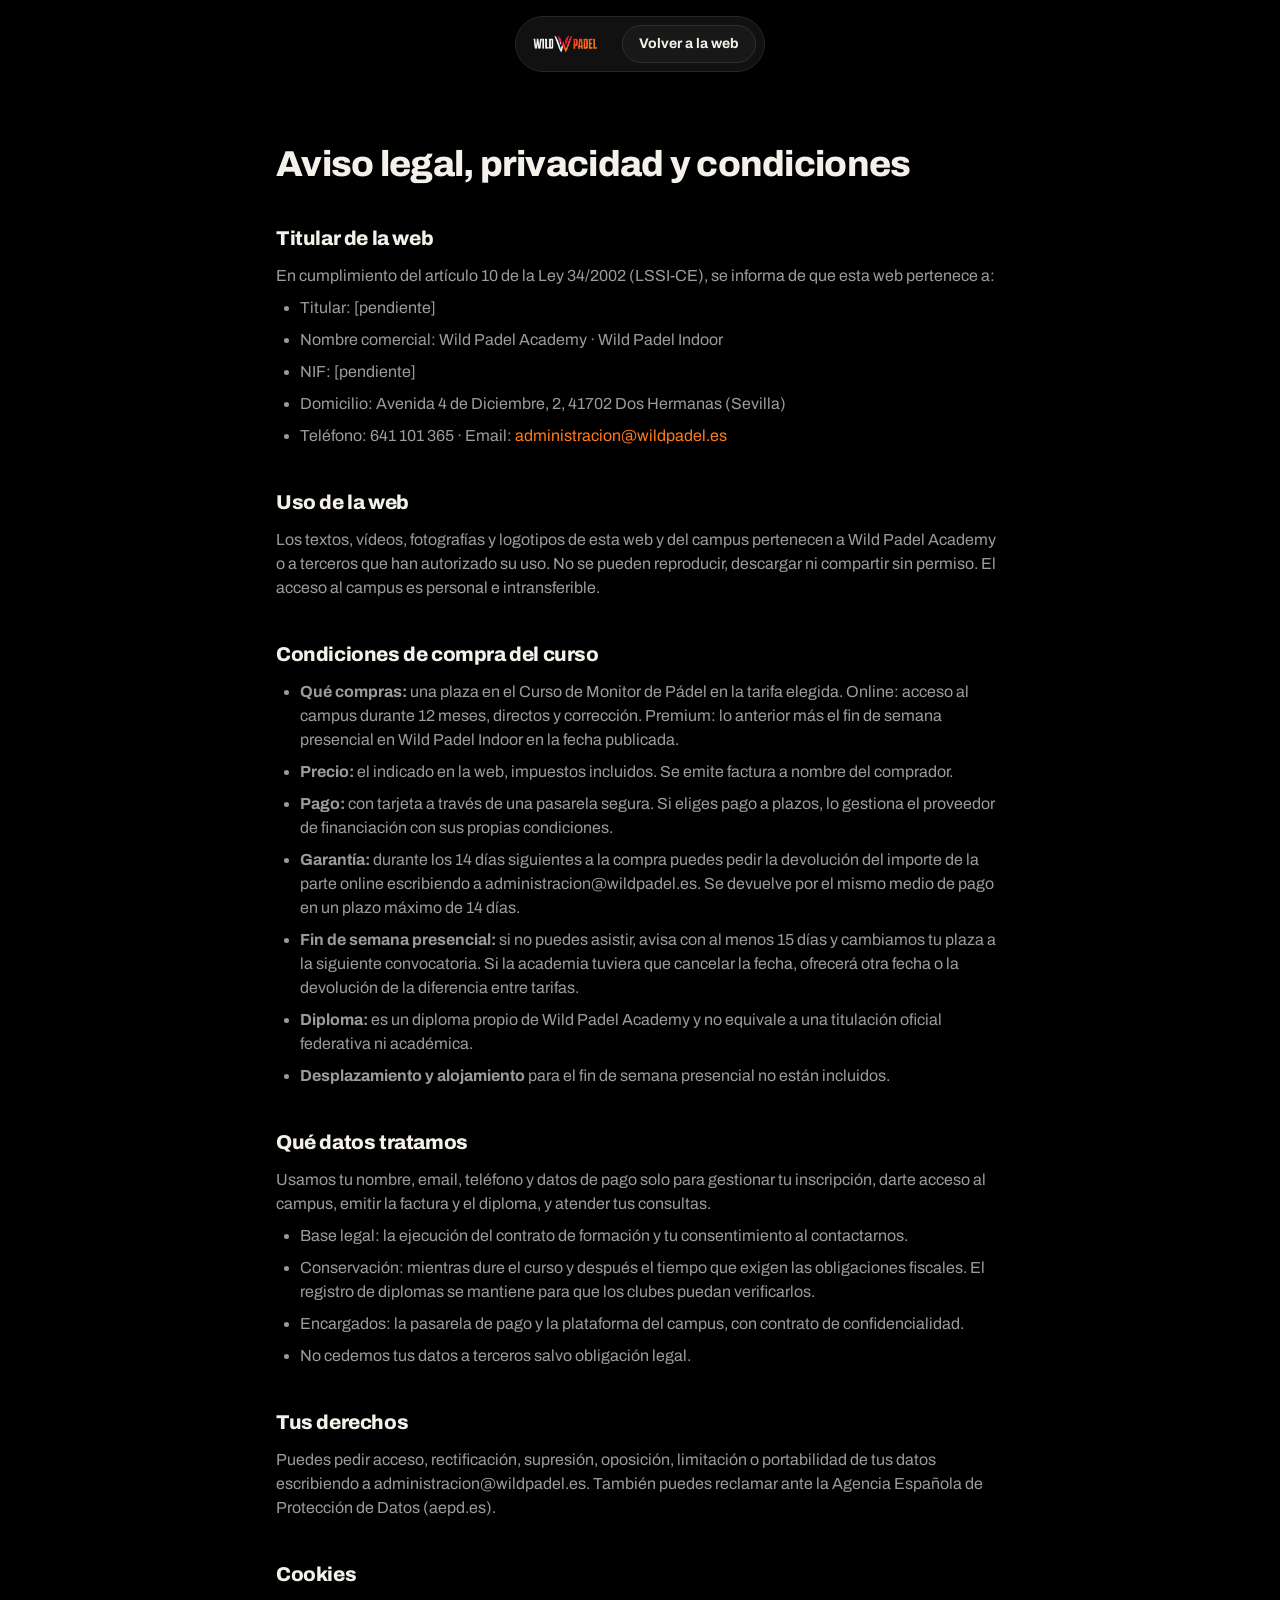
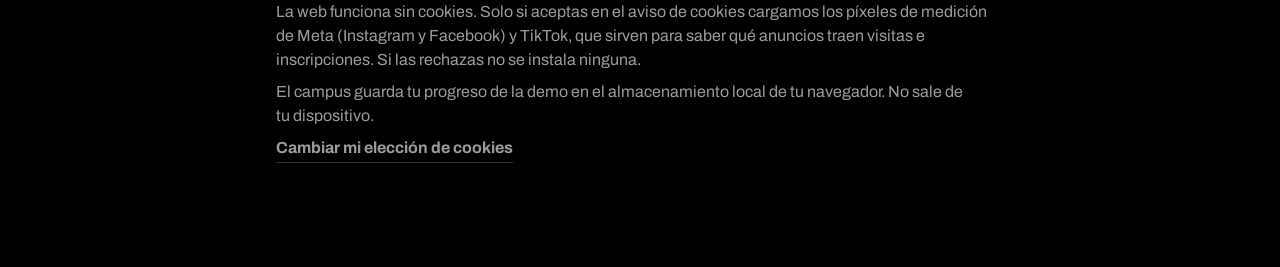
<file: legal.html>
<!doctype html>
<html lang="es">
<head>
  <meta charset="utf-8">
  <meta name="viewport" content="width=device-width, initial-scale=1">
  <title>Aviso legal y condiciones · Wild Padel Academy</title>
  <meta name="robots" content="noindex, follow">
  <link rel="icon" href="favicon.svg?v=20261022j" type="image/svg+xml">
  <link rel="preconnect" href="https://fonts.googleapis.com">
  <link rel="preconnect" href="https://fonts.gstatic.com" crossorigin>
  <link rel="stylesheet" href="https://fonts.googleapis.com/css2?family=Archivo:wght@500;600;700;800&family=Geist+Mono:wght@400;500&display=swap">
  <link rel="stylesheet" href="styles.css?v=20261022j">
</head>
<body>
  <a class="skip" href="#main">Saltar al contenido</a>
  <header class="nav">
    <div class="nav__pill">
      <a class="nav__brand" href="./"><img src="assets/img/logo-light.webp" alt="Wild Padel, volver a la web" width="120" height="20"></a>
      <a class="btn btn--ghost btn--sm" href="./">Volver a la web</a>
    </div>
  </header>

  <main id="main" class="legal">
    <h1>Aviso legal, privacidad y condiciones</h1>

    <h2>Titular de la web</h2>
    <p>En cumplimiento del artículo 10 de la Ley 34/2002 (LSSI-CE), se informa de que esta web pertenece a:</p>
    <ul>
      <li>Titular: [pendiente]</li>
      <li>Nombre comercial: Wild Padel Academy · Wild Padel Indoor</li>
      <li>NIF: [pendiente]</li>
      <li>Domicilio: Avenida 4 de Diciembre, 2, 41702 Dos Hermanas (Sevilla)</li>
      <li>Teléfono: 641 101 365 · Email: <a href="mailto:administracion@wildpadel.es">administracion@wildpadel.es</a></li>
    </ul>

    <h2>Uso de la web</h2>
    <p>Los textos, vídeos, fotografías y logotipos de esta web y del campus pertenecen a Wild Padel Academy o a terceros que han autorizado su uso. No se pueden reproducir, descargar ni compartir sin permiso. El acceso al campus es personal e intransferible.</p>

    <h2 id="condiciones">Condiciones de compra del curso</h2>
    <ul>
      <li><b>Qué compras:</b> una plaza en el Curso de Monitor de Pádel en la tarifa elegida. Online: acceso al campus durante 12 meses, directos y corrección. Premium: lo anterior más el fin de semana presencial en Wild Padel Indoor en la fecha publicada.</li>
      <li><b>Precio:</b> el indicado en la web, impuestos incluidos. Se emite factura a nombre del comprador.</li>
      <li><b>Pago:</b> con tarjeta a través de una pasarela segura. Si eliges pago a plazos, lo gestiona el proveedor de financiación con sus propias condiciones.</li>
      <li><b>Garantía:</b> durante los 14 días siguientes a la compra puedes pedir la devolución del importe de la parte online escribiendo a administracion@wildpadel.es. Se devuelve por el mismo medio de pago en un plazo máximo de 14 días.</li>
      <li><b>Fin de semana presencial:</b> si no puedes asistir, avisa con al menos 15 días y cambiamos tu plaza a la siguiente convocatoria. Si la academia tuviera que cancelar la fecha, ofrecerá otra fecha o la devolución de la diferencia entre tarifas.</li>
      <li><b>Diploma:</b> es un diploma propio de Wild Padel Academy y no equivale a una titulación oficial federativa ni académica.</li>
      <li><b>Desplazamiento y alojamiento</b> para el fin de semana presencial no están incluidos.</li>
    </ul>

    <h2>Qué datos tratamos</h2>
    <p>Usamos tu nombre, email, teléfono y datos de pago solo para gestionar tu inscripción, darte acceso al campus, emitir la factura y el diploma, y atender tus consultas.</p>
    <ul>
      <li>Base legal: la ejecución del contrato de formación y tu consentimiento al contactarnos.</li>
      <li>Conservación: mientras dure el curso y después el tiempo que exigen las obligaciones fiscales. El registro de diplomas se mantiene para que los clubes puedan verificarlos.</li>
      <li>Encargados: la pasarela de pago y la plataforma del campus, con contrato de confidencialidad.</li>
      <li>No cedemos tus datos a terceros salvo obligación legal.</li>
    </ul>

    <h2>Tus derechos</h2>
    <p>Puedes pedir acceso, rectificación, supresión, oposición, limitación o portabilidad de tus datos escribiendo a administracion@wildpadel.es. También puedes reclamar ante la Agencia Española de Protección de Datos (aepd.es).</p>

    <h2 id="cookies">Cookies</h2>
    <p>La web funciona sin cookies. Solo si aceptas en el aviso de cookies cargamos los píxeles de medición de Meta (Instagram y Facebook) y TikTok, que sirven para saber qué anuncios traen visitas e inscripciones. Si las rechazas no se instala ninguna.</p>
    <p>El campus guarda tu progreso de la demo en el almacenamiento local de tu navegador. No sale de tu dispositivo.</p>
    <p><button class="link" onclick="try{localStorage.removeItem('wpa_cookies')}catch(e){};location.href='./'">Cambiar mi elección de cookies</button></p>
  </main>
</body>
</html>
</file>
<file: styles.css>
/* ===== WILD PADEL ACADEMY · Curso de monitor ===== */
:root{
  --bg:#000000; --bg-2:#131209; --card:#181818; --card-2:#1F1F1F; --line:#272727; --line-2:#313131;
  --ink:#F3F1EA; --muted:#9B9B9B; --dim:#6B6B6B;
  --red:#FF1F4B; --orange:#FF7A1A; --ball:#DFFF3D; --court:#1F5FE0;
  --ease:cubic-bezier(.32,.72,0,1);
  --font:"Archivo",system-ui,sans-serif; --mono:"Geist Mono",ui-monospace,monospace;
  --gut:16px; --max:1200px;
}
@media (min-width:768px){:root{--gut:32px}}
@media (min-width:1200px){:root{--gut:48px}}
*,*::before,*::after{box-sizing:border-box;margin:0;padding:0}
html{scroll-behavior:smooth;-webkit-text-size-adjust:100%}
body{background:var(--bg);color:var(--ink);font-family:var(--font);font-size:16px;line-height:24px;-webkit-font-smoothing:antialiased;overflow-x:hidden}
img{display:block;max-width:100%;height:auto}
a{color:inherit;text-decoration:none}
button,input,select{font:inherit;color:inherit}
button{background:none;border:0;cursor:pointer}
h1,h2,h3{text-wrap:balance;font-weight:800;letter-spacing:-.02em}
p{text-wrap:pretty}
::selection{background:var(--orange);color:#000}
:focus-visible{outline:2px solid var(--ball);outline-offset:3px;border-radius:8px}
.skip{position:absolute;left:-999px;top:16px;z-index:200;background:var(--ball);color:#000;padding:8px 12px;border-radius:8px;font-weight:700}
.skip:focus{left:16px}
.wrap{width:100%;max-width:var(--max);margin:0 auto;padding:0 var(--gut)}
.mono{font-family:var(--mono);font-size:12px;line-height:16px;letter-spacing:.08em;text-transform:uppercase}
.muted{color:var(--muted)}
.accent{color:var(--orange)}
.ball{color:var(--ball)}
.ph{font-size:1.25em;line-height:1;vertical-align:-.15em}

/* ---------- botones ---------- */
.btn{display:inline-flex;align-items:center;justify-content:center;gap:8px;padding:12px 24px;border-radius:999px;font-size:16px;line-height:24px;font-weight:700;transition:transform .5s var(--ease),background-color .5s var(--ease),box-shadow .5s var(--ease),opacity .5s var(--ease);white-space:nowrap}
.btn:hover{transform:translateY(-1px)}
.btn:active{transform:scale(.98)}
.btn--fire{background:var(--orange);color:#000;box-shadow:0 6px 20px -10px rgba(255,122,26,.6)}
.btn--fire:hover{background:#FF8C3A;box-shadow:0 8px 24px -10px rgba(255,122,26,.75)}
.btn--ball{background:var(--ball);color:#000}
.btn--ball:hover{background:#E9FF73}
.btn--ghost{border:1px solid var(--line-2);background:var(--card)}
.btn--ghost:hover{background:var(--card-2)}
.btn--sm{padding:8px 16px;font-size:14px;line-height:20px}
.btn--block{width:100%}
.btn[aria-disabled="true"]{opacity:.4;pointer-events:none}
.link{display:inline-flex;align-items:center;gap:8px;font-weight:700;border-bottom:1px solid var(--line-2);padding-bottom:2px;transition:border-color .5s var(--ease),color .5s var(--ease)}
.link:hover{border-color:var(--orange);color:var(--orange)}

/* ---------- nav isla ---------- */
.nav{position:fixed;top:16px;left:0;right:0;z-index:100;display:flex;justify-content:center;padding:0 16px;pointer-events:none}
.nav__pill{pointer-events:auto;display:flex;align-items:center;gap:24px;padding:8px 8px 8px 16px;border-radius:999px;background:rgba(24,24,24,.72);backdrop-filter:blur(20px);-webkit-backdrop-filter:blur(20px);border:1px solid var(--line);width:max-content;max-width:100%}
.nav__brand img{height:20px;width:auto}
.nav__links{display:none;gap:24px;font-size:14px;line-height:20px;font-weight:600;color:var(--muted)}
.nav__links a{transition:color .5s var(--ease)}
.nav__links a:hover,.nav__links a[aria-current]{color:var(--ink)}
@media (min-width:900px){.nav__links{display:flex}}
.burger{position:relative;width:40px;height:40px;border-radius:999px;background:var(--card-2)}
.burger span{position:absolute;left:12px;right:12px;height:2px;background:var(--ink);border-radius:2px;transition:transform .7s var(--ease),top .7s var(--ease)}
.burger span:first-child{top:15px}.burger span:last-child{top:23px}
.menu-open .burger span:first-child{top:19px;transform:rotate(45deg)}
.menu-open .burger span:last-child{top:19px;transform:rotate(-45deg)}
@media (min-width:900px){.burger{display:none}}
.menu{position:fixed;inset:0;z-index:90;background:rgba(0,0,0,.86);backdrop-filter:blur(40px);-webkit-backdrop-filter:blur(40px);display:flex;flex-direction:column;justify-content:center;gap:16px;padding:96px 32px 48px;opacity:0;visibility:hidden;transition:opacity .7s var(--ease),visibility 0s .7s}
.menu-open .menu{opacity:1;visibility:visible;transition:opacity .7s var(--ease)}
.menu a{font-size:36px;line-height:40px;font-weight:800;transform:translateY(48px);opacity:0;transition:transform .8s var(--ease),opacity .8s var(--ease)}
.menu-open .menu a{transform:none;opacity:1}
.menu a:nth-child(2){transition-delay:.05s}.menu a:nth-child(3){transition-delay:.1s}.menu a:nth-child(4){transition-delay:.15s}.menu a:nth-child(5){transition-delay:.2s}.menu a:nth-child(6){transition-delay:.25s}
.menu .btn{margin-top:24px;align-self:flex-start;font-size:16px;line-height:24px}

/* ---------- reveal ---------- */
.rv{opacity:0;transform:translateY(20px);transition:opacity .8s var(--ease),transform .8s var(--ease)}
.rv.in{opacity:1;transform:none}
@media (prefers-reduced-motion:reduce){.rv{opacity:1;transform:none;filter:none;transition:none}}

/* ---------- secciones ---------- */
.section{padding:80px 0;position:relative}
@media (min-width:900px){.section{padding:96px 0}}
.eyebrow{display:inline-flex;align-items:center;gap:8px;color:var(--muted);margin-bottom:16px}
.dot{width:8px;height:8px;border-radius:50%;background:var(--ball);box-shadow:0 0 12px var(--ball);animation:pulse 1.6s infinite}
@keyframes pulse{50%{opacity:.35}}
.h2{font-size:36px;line-height:40px}
@media (min-width:900px){.h2{font-size:48px;line-height:1}}
.lead{font-size:18px;line-height:28px;color:var(--muted);max-width:640px;margin-top:16px}
.head{margin-bottom:48px;max-width:760px}
.head--center{margin-left:auto;margin-right:auto;text-align:center}
.head--center .lead{margin-left:auto;margin-right:auto}

/* ---------- hero ---------- */
.hero{padding:128px 0 64px;position:relative;overflow:hidden}
.hero__grid{display:grid;grid-template-columns:minmax(0,1fr);gap:48px;align-items:center}
.hero__grid>*{min-width:0}
@media (min-width:980px){.hero{padding:160px 0 96px}.hero__grid{grid-template-columns:minmax(0,1.15fr) minmax(0,.85fr)}}
.hero h1{font-size:36px;line-height:40px;max-width:680px;background:linear-gradient(90deg,#FFFFFF,#9B9B9B);-webkit-background-clip:text;background-clip:text;color:transparent;padding-bottom:4px}
@media (min-width:400px){.hero h1{font-size:48px;line-height:1}}
@media (min-width:600px){.hero h1{font-size:60px}}
@media (min-width:1200px){.hero h1{font-size:72px}}
.hero h1 .hl{background:none;-webkit-text-fill-color:var(--orange);color:var(--orange)}
.hero__sub{font-size:18px;line-height:28px;color:var(--muted);max-width:680px;margin-top:24px}
.hero__cta{display:flex;flex-wrap:wrap;align-items:center;gap:24px;margin-top:32px}
.hero__price{font-size:14px;line-height:20px;color:var(--muted)}
.hero__price b{color:var(--ink)}
.proof{display:flex;align-items:center;gap:12px;margin-top:40px;padding:8px 16px 8px 8px;border-radius:999px;border:1px solid var(--line);background:var(--card);width:max-content;max-width:100%}
.proof img{width:40px;height:40px;border-radius:50%;object-fit:cover}
.proof p{font-size:14px;line-height:20px}
.proof b{font-weight:700}
.court-lines{position:absolute;inset:0;z-index:-1;opacity:.5;pointer-events:none}

/* teléfono */
.phone-stage{position:relative;display:flex;justify-content:center;padding:24px 0}
.phone{position:relative;width:280px;border-radius:48px;padding:12px;background:#1F1F1F;border:1px solid var(--line-2);box-shadow:0 40px 100px -48px rgba(255,122,26,.3)}
.phone__screen{border-radius:36px;overflow:hidden;background:#000;aspect-ratio:9/18.5;position:relative;display:flex;flex-direction:column}
.phone__notch{position:absolute;top:8px;left:50%;transform:translateX(-50%);width:88px;height:24px;border-radius:999px;background:#000;z-index:3}
.phone__video{position:relative;flex:0 0 58%;overflow:hidden}
.phone__video img{width:100%;height:100%;object-fit:cover}
.phone__play{position:absolute;inset:0;display:grid;place-items:center}
.phone__play span{width:56px;height:56px;border-radius:50%;display:grid;place-items:center;background:rgba(0,0,0,.5);backdrop-filter:blur(8px);font-size:24px}
.phone__bar{position:absolute;left:12px;right:12px;bottom:12px;height:4px;border-radius:4px;background:rgba(255,255,255,.25)}
.phone__bar i{display:block;height:100%;width:62%;border-radius:4px;background:var(--orange)}
.phone__body{padding:12px;display:flex;flex-direction:column;gap:8px}
.phone__body h4{font-size:14px;line-height:20px;font-weight:700}
.chip{display:inline-flex;align-items:center;gap:4px;padding:2px 8px;border-radius:999px;font-size:12px;line-height:16px;font-weight:600;background:var(--card-2);color:var(--muted);border:1px solid var(--line)}
.chip--ball{background:var(--ball);color:#000;border-color:var(--ball)}
.chip--fire{background:var(--orange);color:#000;border-color:var(--orange)}
.phone__q{border-radius:16px;background:var(--card);border:1px solid var(--line);padding:8px 12px;font-size:12px;line-height:16px}
.phone__q b{display:block;margin-bottom:4px}
.phone__opts{display:grid;gap:4px}
.phone__opts span{padding:4px 8px;border-radius:8px;background:var(--card-2)}
.phone__opts span.ok{background:rgba(223,255,61,.16);color:var(--ball)}
.float{position:absolute;display:flex;align-items:center;gap:12px;padding:12px 16px;border-radius:16px;background:rgba(24,24,24,.86);backdrop-filter:blur(16px);-webkit-backdrop-filter:blur(16px);border:1px solid var(--line-2);font-size:14px;line-height:20px;box-shadow:0 16px 48px -16px rgba(0,0,0,.8);animation:bob 6s var(--ease) infinite}
.float small{display:block;color:var(--muted);font-size:12px;line-height:16px}
.float .ico{width:40px;height:40px;border-radius:12px;display:grid;place-items:center;font-size:20px;flex:none}
.float--a{left:-8px;top:64px}
.float--b{right:-8px;bottom:80px;animation-delay:-3s}
@media (min-width:1100px){.float--a{left:-48px}.float--b{right:-32px}}
@media (max-width:420px){.float{transform:scale(.9)}.float--a{left:-16px}.float--b{right:-16px}}
@keyframes bob{50%{translate:0 -4px}}

/* cinta */
.ticker{border-top:1px solid var(--line);border-bottom:1px solid var(--line);overflow:hidden;padding:16px 0;background:var(--bg-2)}
.ticker__track{display:flex;gap:48px;width:max-content;animation:tick 40s linear infinite}
.ticker__track span{display:inline-flex;align-items:center;gap:12px;font-weight:700;font-size:18px;line-height:28px;white-space:nowrap}
.ticker__track span::after{content:"";width:8px;height:8px;border-radius:50%;background:var(--orange);margin-left:36px}
@keyframes tick{to{transform:translateX(-50%)}}
@media (prefers-reduced-motion:reduce){.ticker__track{animation:none}}

/* problema */
.pains{display:grid;gap:16px}
@media (min-width:900px){.pains{grid-template-columns:repeat(3,1fr)}}
.card{border-radius:24px;background:var(--card);border:1px solid var(--line);padding:24px;transition:transform .7s var(--ease),border-color .7s var(--ease)}
.card:hover{border-color:var(--line-2)}
.card h3{font-size:20px;line-height:28px;margin:16px 0 8px}
.card p{color:var(--muted)}
.icon-tile{width:48px;height:48px;border-radius:16px;display:grid;place-items:center;font-size:24px;background:var(--card-2);border:1px solid var(--line-2)}
.icon-tile--fire{background:var(--orange);color:#000;border-color:var(--orange)}
.icon-tile--ball{background:var(--ball);color:#000;border-color:var(--ball)}
.icon-tile--red{background:var(--red);color:#fff;border-color:var(--red)}

/* frase */
.tagline{padding:96px 0}
.tagline p{font-size:36px;line-height:40px;font-weight:800;letter-spacing:-.02em;max-width:900px;text-wrap:balance}
@media (min-width:900px){.tagline p{font-size:60px;line-height:1}}
.tagline .w{color:rgba(243,241,234,.28);transition:color .8s var(--ease)}
.tagline .w.on{color:var(--ink)}
.tagline .w.on.hot{color:var(--orange)}
.tagline small{display:block;margin-top:32px}

/* pasos */
.steps{display:grid;gap:16px;counter-reset:s}
@media (min-width:900px){.steps{grid-template-columns:repeat(3,1fr)}}
.step{position:relative;overflow:hidden}
.step__n{position:absolute;right:24px;top:16px;font-size:72px;line-height:1;font-weight:800;color:var(--card-2)}
.step ul{list-style:none;margin-top:16px;display:grid;gap:8px}
.step li{display:flex;gap:8px;font-size:14px;line-height:20px;color:var(--muted)}
.step li i{color:var(--ball);flex:none;margin-top:2px}

/* temario */
.syllabus{display:grid;gap:8px}
.mod{border-radius:24px;background:var(--card);border:1px solid var(--line);overflow:hidden;transition:border-color .7s var(--ease)}
.mod[open]{border-color:var(--line-2)}
.mod summary{list-style:none;display:grid;grid-template-columns:auto 1fr auto;gap:16px;align-items:center;padding:16px 24px;cursor:pointer}
.mod summary::-webkit-details-marker{display:none}
.mod__n{font-family:var(--mono);font-size:14px;line-height:20px;color:var(--orange)}
.mod summary h3{font-size:18px;line-height:28px}
.mod summary small{display:block;color:var(--muted);font-weight:500;font-size:14px;line-height:20px}
.mod__plus{width:32px;height:32px;border-radius:999px;display:grid;place-items:center;background:var(--card-2);transition:transform .7s var(--ease)}
.mod[open] .mod__plus{transform:rotate(45deg)}
.mod__body{padding:0 24px 24px}
.mod__body p{color:var(--muted);margin-bottom:16px;max-width:680px}
.mod__body ol{list-style:none;display:grid;gap:4px}
.mod__body li{display:flex;justify-content:space-between;gap:16px;padding:8px 12px;border-radius:12px;background:var(--card-2);font-size:14px;line-height:20px}
.mod__body li span:last-child{font-family:var(--mono);color:var(--muted);flex:none}
.syllabus__final{display:flex;flex-wrap:wrap;gap:16px;align-items:center;justify-content:space-between;border-radius:24px;padding:24px;border:1px solid var(--orange);background:rgba(255,122,26,.08)}
.syllabus__final h3{font-size:18px;line-height:28px}
.syllabus__final p{color:var(--muted);font-size:14px;line-height:20px}

/* app */
.bento{display:grid;gap:16px}
@media (min-width:900px){.bento{grid-template-columns:repeat(6,1fr)}.bento .b2{grid-column:span 2}.bento .b3{grid-column:span 3}.bento .b4{grid-column:span 4}}
.levels{display:flex;gap:8px;margin-top:24px;flex-wrap:wrap}
.level{flex:1;min-width:88px;border-radius:16px;padding:12px;background:var(--card-2);border:1px solid var(--line-2);text-align:center;font-size:12px;line-height:16px;color:var(--muted)}
.level i{display:block;font-size:24px;margin-bottom:4px}
.level.on{border-color:var(--ball);color:var(--ink)}
.level.on i{color:var(--ball)}
.reels{display:grid;grid-template-columns:repeat(3,1fr);gap:8px;margin-top:24px}
.reels img{border-radius:12px;aspect-ratio:9/16;object-fit:cover;width:100%}

/* finde */
.finde{display:grid;gap:48px;align-items:start}
@media (min-width:980px){.finde{grid-template-columns:1fr 1fr}}
.finde__media{position:relative;display:grid;grid-template-columns:1fr 1fr;gap:12px}
.finde__media img{border-radius:24px;aspect-ratio:9/14;object-fit:cover;width:100%}
.finde__media img:last-child{margin-top:48px}
.badge-loc{position:absolute;left:16px;bottom:16px;display:flex;gap:8px;align-items:center;padding:8px 12px;border-radius:999px;background:rgba(0,0,0,.72);backdrop-filter:blur(12px);font-size:14px;line-height:20px;font-weight:600}
.timeline{display:grid;gap:8px;margin-top:32px}
.tl-day{font-family:var(--mono);font-size:12px;line-height:16px;letter-spacing:.08em;text-transform:uppercase;color:var(--orange);margin:16px 0 4px}
.tl{display:grid;grid-template-columns:64px 1fr;gap:16px;padding:12px 16px;border-radius:16px;background:var(--card);border:1px solid var(--line)}
.tl time{font-family:var(--mono);color:var(--muted);font-size:14px;line-height:20px}
.tl b{display:block;font-size:16px;line-height:24px}
.tl span{color:var(--muted);font-size:14px;line-height:20px}

/* tarifas */
.prices{display:grid;gap:16px;align-items:stretch}
@media (min-width:900px){.prices{grid-template-columns:1fr 1fr;max-width:1000px;margin:0 auto}}
.price{position:relative;display:flex;flex-direction:column;border-radius:32px;padding:32px;background:var(--card);border:1px solid var(--line)}
.price--pro{background:var(--bg-2);border:2px solid var(--orange);box-shadow:0 32px 80px -56px rgba(255,122,26,.4)}
.price__tag{position:absolute;top:-14px;left:32px;padding:4px 12px;border-radius:999px;background:var(--orange);color:#000;font-size:12px;line-height:16px;font-weight:800;text-transform:uppercase;letter-spacing:.06em}
.price h3{font-size:24px;line-height:32px}
.price__for{color:var(--muted);font-size:14px;line-height:20px;margin-top:4px}
.price__amount{display:flex;align-items:baseline;gap:8px;margin:24px 0 4px}
.price__amount b{font-size:60px;line-height:1;font-weight:800;letter-spacing:-.03em}
.price__amount span{color:var(--muted)}
.price__split{font-size:14px;line-height:20px;color:var(--muted);min-height:20px}
.price ul{list-style:none;display:grid;gap:12px;margin:24px 0 32px;flex:1}
.price li{display:flex;gap:12px;font-size:15px;line-height:24px}
.price li i{flex:none;color:var(--ball);font-size:20px;margin-top:2px}
.price li.plus i{color:var(--orange)}
.price li.plus b{color:var(--orange)}
.seats{margin-top:16px}
.seats__bar{height:8px;border-radius:8px;background:var(--card-2);overflow:hidden;margin-top:8px}
.seats__bar i{display:block;height:100%;background:var(--orange);border-radius:8px;transition:width 1.2s var(--ease)}
.seats p{font-size:14px;line-height:20px;color:var(--muted)}
.pay-note{display:flex;flex-wrap:wrap;justify-content:center;gap:24px;margin-top:32px;color:var(--muted);font-size:14px;line-height:20px}
.pay-note span{display:inline-flex;align-items:center;gap:8px}

/* comparativa */
.compare{margin-top:48px;max-width:1000px;margin-left:auto;margin-right:auto;border-radius:24px;border:1px solid var(--line);overflow:hidden}
.compare table{width:100%;border-collapse:collapse;font-size:14px;line-height:20px}
.compare th,.compare td{padding:12px 16px;text-align:left;border-bottom:1px solid var(--line)}
.compare th{background:var(--card);font-weight:700}
.compare td:not(:first-child),.compare th:not(:first-child){text-align:center;width:88px}
.compare tr:last-child td{border-bottom:0}
.compare .y{color:var(--ball);font-size:18px}
.compare .n{color:var(--dim)}

/* coach */
.coach{display:grid;gap:48px;align-items:center}
@media (min-width:980px){.coach{grid-template-columns:.9fr 1.1fr}}
.coach__grid{display:grid;grid-template-columns:repeat(3,1fr);gap:8px}
.coach__grid a{position:relative;border-radius:16px;overflow:hidden;display:block}
.coach__grid img{aspect-ratio:9/16;object-fit:cover;width:100%;transition:transform 1s var(--ease)}
.coach__grid a:hover img{transform:scale(1.02)}
.coach__grid a::after{content:"";position:absolute;inset:0;border-radius:16px;border:1px solid rgba(255,255,255,.08)}
.coach blockquote{font-size:24px;line-height:32px;font-weight:700;margin:24px 0;padding:24px;border-radius:24px;background:var(--card);border:1px solid var(--line)}
.stats{display:grid;grid-template-columns:repeat(3,1fr);gap:8px;margin-top:24px}
.stat{border-radius:16px;padding:16px;background:var(--card);border:1px solid var(--line)}
.stat b{display:block;font-size:30px;line-height:36px;font-weight:800}
.stat span{font-size:12px;line-height:16px;color:var(--muted)}

/* test */
.quiz{max-width:760px;margin:0 auto;border-radius:32px;background:var(--card);border:1px solid var(--line);padding:24px}
@media (min-width:700px){.quiz{padding:40px}}
.quiz__progress{height:4px;border-radius:4px;background:var(--card-2);margin-bottom:24px;overflow:hidden}
.quiz__progress i{display:block;height:100%;width:0;background:var(--ball);transition:width .7s var(--ease)}
.quiz h3{font-size:24px;line-height:32px;margin-bottom:24px}
.quiz__opts{display:grid;gap:8px}
.opt{display:flex;align-items:center;gap:12px;text-align:left;padding:16px;border-radius:16px;background:var(--card-2);border:1px solid var(--line-2);font-weight:600;transition:background-color .5s var(--ease),border-color .5s var(--ease),transform .5s var(--ease)}
.opt:hover{border-color:var(--orange)}
.opt:active{transform:scale(.98)}
.opt i{font-size:20px;color:var(--orange)}
.quiz__result{text-align:center}
.quiz__result .icon-tile{margin:0 auto 16px;width:64px;height:64px;font-size:32px;border-radius:20px}
.quiz__result p{color:var(--muted);margin:8px auto 24px;max-width:520px}

/* garantía */
.guarantee{display:grid;gap:24px;align-items:center;border-radius:32px;padding:32px;background:var(--bg-2);border:1px solid var(--line-2)}
@media (min-width:800px){.guarantee{grid-template-columns:auto 1fr auto;padding:40px}}
.seal{width:96px;height:96px;border-radius:50%;display:grid;place-items:center;text-align:center;border:2px dashed var(--ball);color:var(--ball);font-weight:800;font-size:30px;line-height:1}
.seal small{display:block;font-size:12px;line-height:16px;font-weight:600}
.guarantee h3{font-size:24px;line-height:32px}
.guarantee p{color:var(--muted);margin-top:8px}

/* faq */
.faq{max-width:840px;margin:0 auto;display:grid;gap:8px}
.faq details{border-radius:20px;background:var(--card);border:1px solid var(--line)}
.faq summary{list-style:none;display:flex;justify-content:space-between;gap:16px;align-items:center;padding:16px 24px;cursor:pointer;font-weight:700;font-size:18px;line-height:28px}
.faq summary::-webkit-details-marker{display:none}
.faq summary i{flex:none;transition:transform .7s var(--ease);color:var(--orange)}
.faq details[open] summary i{transform:rotate(45deg)}
.faq details p{padding:0 24px 24px;color:var(--muted)}

/* cta final */
.final{text-align:center;padding:96px 0;border-top:1px solid var(--line)}
.final h2{font-size:48px;line-height:1;max-width:820px;margin:0 auto}
@media (min-width:900px){.final h2{font-size:72px}}
.final p{color:var(--muted);margin:24px auto 32px;max-width:560px;font-size:18px;line-height:28px}
.final .hero__cta{justify-content:center}

/* pie */
.pie{border-top:1px solid var(--line);padding:48px 0 128px;color:var(--muted);font-size:14px;line-height:20px}
@media (min-width:900px){.pie{padding-bottom:48px}}
.pie__grid{display:flex;flex-wrap:wrap;gap:24px;justify-content:space-between;align-items:center}
.pie nav{display:flex;flex-wrap:wrap;gap:16px}
.pie a:hover{color:var(--ink)}
.pie img{height:24px;width:auto}

/* barra fija móvil */
.sticky{position:fixed;left:8px;right:8px;bottom:8px;z-index:80;display:flex;align-items:center;justify-content:space-between;gap:12px;padding:8px 8px 8px 16px;border-radius:999px;background:rgba(24,24,24,.9);backdrop-filter:blur(20px);-webkit-backdrop-filter:blur(20px);border:1px solid var(--line-2);transform:translateY(120%);transition:transform .8s var(--ease)}
.sticky.show{transform:none}
.sticky p{font-size:14px;line-height:20px}
.sticky b{display:block;font-size:16px;line-height:24px}
@media (min-width:900px){.sticky{display:none}}

/* cookies */
.cookies{position:fixed;left:16px;right:16px;bottom:16px;z-index:150;max-width:440px;padding:24px;border-radius:24px;background:var(--card);border:1px solid var(--line-2);box-shadow:0 24px 64px -16px #000;font-size:14px;line-height:20px;color:var(--muted)}
.cookies[hidden]{display:none}
.cookies b{color:var(--ink);display:block;margin-bottom:8px;font-size:16px;line-height:24px}
.cookies__btns{display:flex;gap:8px;margin-top:16px}
.cookies__btns .btn{flex:1}

/* ---------- campus (app) ---------- */
.app{min-height:100vh;display:grid;grid-template-rows:auto 1fr auto}
@media (min-width:900px){.app{grid-template-columns:248px 1fr;grid-template-rows:auto 1fr}}
.demo-bar{grid-column:1/-1;display:flex;flex-wrap:wrap;gap:8px 16px;align-items:center;justify-content:center;padding:8px 16px;background:var(--orange);color:#000;font-size:14px;line-height:20px;font-weight:600;text-align:center}
.demo-bar a{text-decoration:underline;font-weight:800}
.side{display:none}
@media (min-width:900px){.side{display:flex;flex-direction:column;gap:4px;padding:24px 16px;border-right:1px solid var(--line);background:var(--bg-2);position:sticky;top:0;height:100vh}}
.side img{height:24px;width:auto;margin:0 8px 32px}
.tab{display:flex;align-items:center;gap:12px;padding:12px;border-radius:12px;font-weight:600;color:var(--muted);transition:background-color .5s var(--ease),color .5s var(--ease);text-align:left;width:100%}
.tab:hover{background:var(--card);color:var(--ink)}
.tab[aria-current="page"]{background:var(--card-2);color:var(--ink)}
.tab[aria-current="page"] i{color:var(--orange)}
.tab i{font-size:20px}
.side__user{margin-top:auto;display:flex;gap:12px;align-items:center;padding:12px;border-radius:16px;background:var(--card);border:1px solid var(--line)}
.avatar{width:40px;height:40px;border-radius:50%;display:grid;place-items:center;background:var(--orange);color:#000;font-weight:800;flex:none}
.side__user small{display:block;color:var(--muted);font-size:12px;line-height:16px}
.bottom-tabs{position:sticky;bottom:0;z-index:50;display:grid;grid-template-columns:repeat(5,1fr);padding:8px 8px calc(8px + env(safe-area-inset-bottom));background:rgba(19,18,9,.92);backdrop-filter:blur(20px);-webkit-backdrop-filter:blur(20px);border-top:1px solid var(--line)}
.bottom-tabs .tab{flex-direction:column;gap:4px;font-size:12px;line-height:16px;padding:8px 4px;justify-content:center;text-align:center}
@media (min-width:900px){.bottom-tabs{display:none}}
.view{padding:24px 16px 48px;max-width:1040px;width:100%;margin:0 auto}
@media (min-width:900px){.view{padding:40px 48px}}
.view h1{font-size:30px;line-height:36px}
.view__head{display:flex;justify-content:space-between;gap:16px;align-items:flex-end;margin-bottom:24px;flex-wrap:wrap}
.grid2{display:grid;gap:16px}
@media (min-width:800px){.grid2{grid-template-columns:1fr 1fr}}
.panel{border-radius:24px;background:var(--card);border:1px solid var(--line);padding:24px}
.panel h2{font-size:20px;line-height:28px;margin-bottom:16px}
.ring{--p:0;width:120px;height:120px;border-radius:50%;background:conic-gradient(var(--ball) calc(var(--p)*1%),var(--card-2) 0);display:grid;place-items:center;flex:none}
.ring b{width:96px;height:96px;border-radius:50%;background:var(--card);display:grid;place-items:center;font-size:24px;line-height:32px}
.lvl-row{display:flex;gap:24px;align-items:center}
.xp{font-family:var(--mono);font-size:12px;line-height:16px;color:var(--muted)}
.next{display:grid;grid-template-columns:96px 1fr;gap:16px;align-items:center}
.next img{border-radius:12px;aspect-ratio:9/12;object-fit:cover;width:100%}
.list{display:grid;gap:8px}
.row{display:flex;align-items:center;gap:12px;padding:12px;border-radius:16px;background:var(--card-2);border:1px solid var(--line-2);text-align:left;width:100%;transition:border-color .5s var(--ease),transform .5s var(--ease)}
button.row:hover{border-color:var(--orange)}
button.row:active{transform:scale(.99)}
.row__ico{width:40px;height:40px;border-radius:12px;display:grid;place-items:center;background:var(--card);font-size:20px;flex:none}
.row__main{flex:1;min-width:0}
.row__main b{display:block;font-size:15px;line-height:20px}
.row__main small{color:var(--muted);font-size:13px;line-height:16px}
.row.done .row__ico{background:var(--ball);color:#000}
.row.locked{opacity:.45;cursor:not-allowed}
.row.locked:hover{transform:none;border-color:var(--line-2)}
.player{position:relative;border-radius:24px;overflow:hidden;background:#000;aspect-ratio:16/9;display:grid;place-items:center}
.player img{position:absolute;inset:0;width:100%;height:100%;object-fit:cover;opacity:.55;filter:blur(2px)}
.player__msg{position:relative;text-align:center;padding:24px}
.player__msg span{width:72px;height:72px;border-radius:50%;display:grid;place-items:center;margin:0 auto 12px;background:var(--orange);color:#000;font-size:32px}
.qz{display:grid;gap:24px}
.qz fieldset{border:0;display:grid;gap:8px}
.qz legend{font-weight:700;margin-bottom:8px;font-size:16px;line-height:24px}
.qz label{display:flex;gap:12px;align-items:center;padding:12px 16px;border-radius:12px;background:var(--card-2);border:1px solid var(--line-2);cursor:pointer;transition:border-color .5s var(--ease)}
.qz label:hover{border-color:var(--orange)}
.qz input{accent-color:var(--orange);width:18px;height:18px}
.qz label.good{border-color:var(--ball);background:rgba(223,255,61,.1)}
.qz label.bad{border-color:var(--red);background:rgba(255,31,75,.1)}
.msg{padding:12px 16px;border-radius:12px;font-size:14px;line-height:20px;font-weight:600}
.msg--ok{background:rgba(223,255,61,.12);color:var(--ball)}
.msg--err{background:rgba(255,31,75,.12);color:#FF6B88}
.empty{text-align:center;padding:48px 24px;border-radius:24px;border:1px dashed var(--line-2);color:var(--muted)}
.empty i{font-size:40px;color:var(--orange);display:block;margin-bottom:12px}
.empty b{display:block;color:var(--ink);font-size:18px;line-height:28px;margin-bottom:4px}
.back{display:inline-flex;align-items:center;gap:8px;color:var(--muted);font-weight:600;margin-bottom:16px}
.back:hover{color:var(--ink)}
.diploma{position:relative;border-radius:24px;padding:32px;background:var(--ink);color:#000;overflow:hidden;border:8px solid var(--bg-2)}
.diploma img{height:28px;width:auto}
.diploma h3{font-size:30px;line-height:36px;margin:24px 0 8px}
.diploma p{color:#444;font-size:14px;line-height:20px}
.diploma .mono{color:#666;margin-top:24px}
.diploma.locked::after{content:"";position:absolute;inset:0;background:rgba(0,0,0,.55);backdrop-filter:blur(3px)}
.diploma__lock{position:absolute;inset:0;z-index:2;display:grid;place-items:center;color:var(--ink);text-align:center;font-weight:700}
.diploma__lock i{font-size:40px;display:block;margin:0 auto 8px}
.skel{border-radius:16px;background:linear-gradient(90deg,var(--card) 0,var(--card-2) 50%,var(--card) 100%);background-size:200% 100%;animation:sk 1.4s infinite}
@keyframes sk{to{background-position:-200% 0}}

/* verificar */
.verify{max-width:640px;margin:0 auto;padding:144px 16px 96px}
.verify form{display:flex;gap:8px;margin-top:24px;flex-wrap:wrap}
.field{flex:1;min-width:200px;padding:12px 16px;border-radius:999px;background:var(--card);border:1px solid var(--line-2);font-family:var(--mono);text-transform:uppercase}
.field:focus{outline:2px solid var(--ball);outline-offset:2px}
.field[aria-invalid="true"]{border-color:var(--red)}
.verify__out{margin-top:24px}

/* legal y 404 */
.legal{max-width:760px;margin:0 auto;padding:144px 16px 96px}
.legal h1{font-size:36px;line-height:40px;margin-bottom:24px}
.legal h2{font-size:20px;line-height:28px;margin:40px 0 12px}
.legal p,.legal li{color:var(--muted);margin-bottom:8px}
.legal ul{padding-left:24px}
.legal a{color:var(--orange)}
.nf{min-height:100vh;display:grid;place-content:center;text-align:center;padding:24px;gap:16px}
.nf h1{font-size:128px;line-height:1;color:var(--orange)}
.nf p{color:var(--muted)}

/* evita que las rejillas crezcan más que la pantalla en móvil */
.coach,.finde{grid-template-columns:minmax(0,1fr)}
.coach>*,.finde>*,.bento>*,.steps>*,.pains>*,.prices>*{min-width:0}
@media (min-width:980px){.coach{grid-template-columns:minmax(0,.9fr) minmax(0,1.1fr)}.finde{grid-template-columns:minmax(0,1fr) minmax(0,1fr)}}
.stat{min-width:0}
@media (max-width:599px){.stat{padding:12px}.stat b{font-size:24px;line-height:32px}}

/* ===================== ESCENAS DE SCROLL ===================== */
/* --- vuelo 3D por la pista --- */
.world{position:relative;height:520vh}
.world__stick{position:sticky;top:0;height:100vh;height:100dvh;overflow:hidden}
.world canvas{position:absolute;inset:0;width:100%;height:100%;display:block}
.world__shade{position:absolute;inset:0;pointer-events:none;background:linear-gradient(90deg,rgba(0,0,0,.82) 0,rgba(0,0,0,.35) 45%,transparent 70%),linear-gradient(0deg,#000 0,transparent 18%),linear-gradient(180deg,#000 0,transparent 14%)}
.world__ui{position:relative;height:100%;display:flex;align-items:center}
.chapter{position:absolute;max-width:520px;opacity:0;transform:translateY(16px);transition:opacity .7s var(--ease),transform .7s var(--ease);pointer-events:none}
.chapter.on{opacity:1;transform:none;pointer-events:auto}
.chapter h2{font-size:36px;line-height:40px;margin-bottom:16px}
.chapter p:not(.eyebrow){color:#C9C7C0;font-size:18px;line-height:28px;max-width:440px}
.chapter .btn{margin-top:24px}
.chapter__n{display:inline-grid;place-items:center;width:32px;height:24px;border-radius:999px;background:var(--orange);color:#000;font-weight:500}
@media (min-width:900px){.chapter h2{font-size:60px;line-height:1}}
.world__rail{position:absolute;right:var(--gut);top:50%;transform:translateY(-50%);list-style:none;display:grid;gap:12px;font-size:12px;line-height:16px;font-family:var(--mono);text-transform:uppercase;letter-spacing:.08em;color:var(--dim)}
.world__rail li{display:flex;align-items:center;justify-content:flex-end;gap:8px;transition:color .7s var(--ease)}
.world__rail li::after{content:"";width:8px;height:8px;border-radius:50%;border:1px solid var(--line-2);transition:background-color .7s var(--ease),border-color .7s var(--ease)}
.world__rail li.on{color:var(--ink)}
.world__rail li.on::after{background:var(--orange);border-color:var(--orange)}
.world__bar{position:absolute;left:0;right:0;bottom:0;height:2px;background:var(--card-2)}
.world__bar i{display:block;height:100%;background:var(--orange);transform-origin:left;transform:scaleX(0)}
@media (max-width:899px){
  .world{height:460vh}
  .world__shade{background:linear-gradient(0deg,rgba(0,0,0,.92) 0,rgba(0,0,0,.6) 38%,transparent 62%),linear-gradient(180deg,#000 0,transparent 16%)}
  .world__ui{align-items:flex-end;padding-bottom:calc(48px + env(safe-area-inset-bottom))}
  .chapter{bottom:calc(48px + env(safe-area-inset-bottom));left:var(--gut);right:var(--gut)}
  .chapter p:not(.eyebrow){font-size:16px;line-height:24px}
  .world__rail{display:none}
}
/* sin WebGL: los capítulos se leen uno debajo de otro */
.world--flat{height:auto}
.world--flat .world__stick{position:relative;height:auto;padding:96px 0}
.world--flat canvas,.world--flat .world__rail,.world--flat .world__bar,.world--flat .world__shade{display:none}
.world--flat .world__ui{display:grid;gap:48px}
.world--flat .chapter{position:static;opacity:1;transform:none;filter:none}

/* --- campus: móvil fijo con pantallas que cambian --- */
.show{position:relative;height:400vh;margin-bottom:48px}
.show__stick{position:sticky;top:0;height:100vh;height:100dvh;display:grid;grid-template-columns:minmax(0,1fr);align-content:center;gap:24px}
@media (min-width:900px){.show__stick{grid-template-columns:minmax(0,1fr) minmax(0,1fr);align-items:center;gap:48px}}
.show__steps{list-style:none;display:grid;gap:8px;order:2}
@media (min-width:900px){.show__steps{order:0}}
.show__steps li{padding:16px 24px;border-radius:24px;border:1px solid transparent;opacity:.32;transition:opacity .7s var(--ease),background-color .7s var(--ease),border-color .7s var(--ease),transform .7s var(--ease)}
.show__steps li.on{opacity:1;background:var(--card);border-color:var(--line)}
.show__steps h3{font-size:20px;line-height:28px;margin:4px 0}
.show__steps p{color:var(--muted);font-size:14px;line-height:20px}
@media (max-width:899px){.show__steps li{display:none;padding:16px}.show__steps li.on{display:block;transform:none}}
.show__stage{display:flex;justify-content:center;perspective:1200px}
.show__phone{width:248px;transform-style:preserve-3d;will-change:transform}
@media (min-width:900px){.show__phone{width:300px}}
@media (max-height:700px){.show__phone{width:200px}}
.scr{position:absolute;inset:0;display:flex;flex-direction:column;opacity:0;transform:scale(1.02);transition:opacity .7s var(--ease),transform .7s var(--ease);background:#000}
.scr.on{opacity:1;transform:none}
.scr .phone__video{flex:0 0 62%}
.scr--pad{padding:48px 16px 16px;gap:12px}
.scr--center{align-items:center;justify-content:center;text-align:center}
.scr h4{font-size:16px;line-height:24px;font-weight:700}
.scr .phone__opts span{padding:8px 12px;font-size:13px;line-height:16px}
.scr__meta{color:var(--muted);font-size:12px;line-height:16px}
.scr__ok{margin-top:auto;padding:8px 12px;border-radius:12px;background:rgba(223,255,61,.12);color:var(--ball);font-size:13px;line-height:16px;font-weight:700}
.scr--center .scr__ok{margin-top:16px}
.scr__lvl{font-size:24px!important;line-height:32px!important}
.scr .ring{width:120px;height:120px}
.scr__dip{width:100%;border-radius:16px;background:var(--ink);color:#000;padding:24px 16px;display:grid;gap:8px;justify-items:center}
.scr__dip img{height:18px;width:auto}
.scr__dip b{font-size:20px;line-height:28px;margin-top:8px}
.scr__dip span{font-size:12px;line-height:16px;color:#444}
.scr__dip small{font-family:var(--mono);font-size:12px;line-height:16px;color:#777}

/* --- cifra gigante que se rellena --- */
.big{position:relative;height:220vh}
.big__stick{position:sticky;top:0;height:100vh;height:100dvh;display:grid;place-content:center;text-align:center;overflow:hidden;padding:0 var(--gut)}
.big__num{font-size:30vw;line-height:1;font-weight:800;letter-spacing:-.05em;color:transparent;-webkit-text-stroke:2px var(--line-2);background:linear-gradient(90deg,var(--orange) 0,var(--orange) 50%,transparent 50%);background-size:200% 100%;background-position:100% 0;-webkit-background-clip:text;background-clip:text;will-change:transform}
@media (min-width:1200px){.big__num{font-size:24vw}}
.big__cap{font-size:20px;line-height:28px;font-weight:700;margin-top:24px;max-width:640px;margin-left:auto;margin-right:auto}

/* --- micro interacciones --- */
.hero h1 .ln{display:block;overflow:hidden;padding-bottom:4px}
.hero h1 .ln>span{display:block;background:inherit;-webkit-background-clip:text;background-clip:text}
.rv[data-safe]{opacity:1;transform:none;filter:none}
</file>
